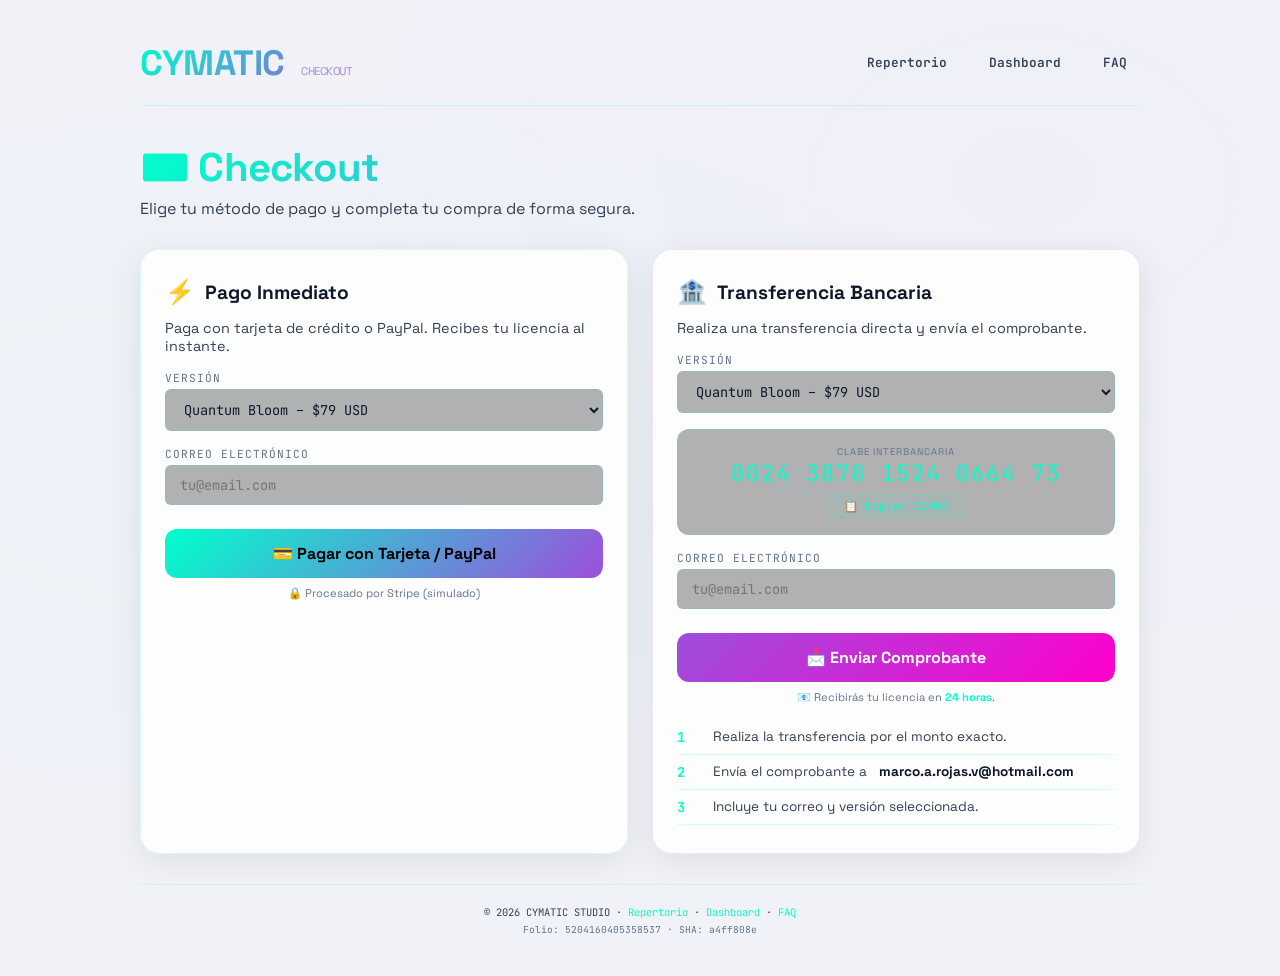
<file: checkout.html>
<!DOCTYPE html>
<html lang="es">
<head>
    <meta charset="UTF-8">
    <meta name="viewport" content="width=device-width, initial-scale=1.0">
    <meta name="folio" content="5204160405358537">
    <meta name="sha" content="a4ff808e">
    <meta name="trace" content="KRONOS-TRACE-PVA-5204160405358537-KRONOS-MT01JAAF">
    <title>CYMATIC STUDIO · Checkout</title>
    <link rel="preconnect" href="https://fonts.googleapis.com">
    <link rel="preconnect" href="https://fonts.gstatic.com" crossorigin>
    <link href="https://fonts.googleapis.com/css2?family=Space+Grotesk:wght@400;600;700;800;900&family=JetBrains+Mono:wght@400;600;700&display=swap" rel="stylesheet">
    <link rel="stylesheet" href="assets/css/global.css">
    <style>
        body {
            background: var(--bg-primary);
            color: var(--text-primary);
            font-family: var(--font-sans);
            min-height: 100vh;
            padding: 40px 20px;
            display: flex;
            justify-content: center;
            align-items: flex-start;
        }
        body::before {
            content: '';
            position: fixed;
            inset: 0;
            z-index: 0;
            background:
                radial-gradient(ellipse at 20% 50%, rgba(0, 255, 204, 0.02) 0%, transparent 60%),
                radial-gradient(ellipse at 80% 20%, rgba(168, 85, 247, 0.02) 0%, transparent 50%);
            pointer-events: none;
        }
        .checkout-container {
            max-width: 1000px;
            width: 100%;
            position: relative;
            z-index: 2;
        }
        .header {
            display: flex;
            justify-content: space-between;
            align-items: center;
            flex-wrap: wrap;
            gap: var(--space-md);
            margin-bottom: 40px;
            border-bottom: 1px solid var(--border-color);
            padding-bottom: 20px;
        }
        .logo {
            font-family: var(--font-sans);
            font-size: 2.2rem;
            font-weight: 900;
            background: linear-gradient(135deg, var(--accent-cyan), var(--accent-purple));
            -webkit-background-clip: text;
            -webkit-text-fill-color: transparent;
            letter-spacing: -0.5px;
        }
        .logo small {
            font-size: 0.7rem;
            font-weight: 400;
            -webkit-text-fill-color: rgba(255, 255, 255, 0.3);
            margin-left: 8px;
        }
        .nav-links {
            display: flex;
            gap: var(--space-md);
            flex-wrap: wrap;
        }
        .nav-links a {
            color: var(--text-secondary);
            font-family: var(--font-mono);
            font-size: 0.8rem;
            font-weight: 600;
            text-decoration: none;
            padding: 6px 12px;
            border-radius: var(--radius-sm);
            border: 1px solid transparent;
            transition: var(--transition-fast);
        }
        .nav-links a:hover {
            color: var(--accent-cyan);
            border-color: var(--border-hover);
            background: rgba(0, 255, 204, 0.02);
        }
        .checkout-grid {
            display: grid;
            grid-template-columns: 1fr 1fr;
            gap: 24px;
            margin-bottom: 30px;
        }
        .glass-card {
            background: var(--bg-card);
            backdrop-filter: blur(16px);
            border: 1px solid var(--border-color);
            border-radius: var(--radius-lg);
            padding: 28px 24px;
            box-shadow: var(--shadow-card);
            transition: var(--transition-med);
        }
        .glass-card:hover {
            border-color: var(--border-hover);
            box-shadow: var(--shadow-glow);
        }
        .glass-card h3 {
            font-size: 1.2rem;
            font-weight: 700;
            margin-bottom: 12px;
            display: flex;
            align-items: center;
            gap: 10px;
        }
        .glass-card h3 .icon {
            font-size: 1.5rem;
        }
        .form-group {
            margin-bottom: 16px;
        }
        .form-group label {
            display: block;
            font-size: 0.7rem;
            color: var(--text-tertiary);
            text-transform: uppercase;
            letter-spacing: 1px;
            font-family: var(--font-mono);
            margin-bottom: 4px;
        }
        .form-group select,
        .form-group input {
            width: 100%;
            padding: 10px 14px;
            background: rgba(0, 0, 0, 0.3);
            border: 1px solid var(--border-color);
            border-radius: var(--radius-sm);
            color: var(--text-primary);
            font-family: var(--font-mono);
            font-size: 0.85rem;
            transition: var(--transition-fast);
            outline: none;
        }
        .form-group select:focus,
        .form-group input:focus {
            border-color: var(--accent-cyan);
            box-shadow: 0 0 20px rgba(0, 255, 204, 0.02);
        }
        .clabe-box {
            background: rgba(0, 0, 0, 0.3);
            padding: 16px;
            border-radius: var(--radius-md);
            text-align: center;
            margin: 12px 0 16px;
            border: 1px solid var(--border-color);
        }
        .clabe-box .clabe {
            font-family: var(--font-mono);
            font-size: 1.4rem;
            color: var(--accent-cyan);
            letter-spacing: 2px;
            word-break: break-all;
        }
        .btn-copy {
            background: rgba(0, 255, 204, 0.05);
            border: 1px solid var(--border-color);
            color: var(--accent-cyan);
            padding: 4px 16px;
            border-radius: var(--radius-sm);
            cursor: pointer;
            font-family: var(--font-mono);
            font-size: 0.7rem;
            transition: var(--transition-fast);
            margin-top: 6px;
        }
        .btn-copy:hover {
            background: rgba(0, 255, 204, 0.08);
            border-color: var(--accent-cyan);
        }
        .btn-pay {
            width: 100%;
            padding: 14px;
            border: none;
            border-radius: var(--radius-md);
            font-weight: 700;
            font-size: 1rem;
            cursor: pointer;
            transition: var(--transition-fast);
            font-family: var(--font-sans);
            margin-top: 8px;
        }
        .btn-pay.primary {
            background: linear-gradient(135deg, var(--accent-cyan), var(--accent-purple));
            color: #000;
        }
        .btn-pay.primary:hover {
            transform: scale(1.02);
            box-shadow: 0 0 30px rgba(0, 255, 204, 0.2);
        }
        .btn-pay.secondary {
            background: linear-gradient(135deg, var(--accent-purple), var(--accent-magenta));
            color: #fff;
        }
        .btn-pay.secondary:hover {
            transform: scale(1.02);
            box-shadow: 0 0 30px rgba(168, 85, 247, 0.2);
        }
        .steps {
            margin-top: 16px;
        }
        .step {
            display: flex;
            gap: 12px;
            padding: 8px 0;
            border-bottom: 1px solid var(--border-color);
            font-size: 0.85rem;
            color: var(--text-secondary);
        }
        .step .num {
            font-family: var(--font-mono);
            color: var(--accent-cyan);
            font-weight: 700;
            min-width: 24px;
        }
        .footer {
            margin-top: 30px;
            padding-top: 20px;
            border-top: 1px solid var(--border-color);
            text-align: center;
            font-family: var(--font-mono);
            font-size: 0.65rem;
            color: var(--text-secondary);
        }
        .footer a {
            color: var(--accent-cyan);
            text-decoration: none;
        }
        @media (max-width: 768px) {
            .checkout-grid {
                grid-template-columns: 1fr;
            }
        }
    </style>
</head>
<body>

    <div class="checkout-container">

        <!-- HEADER -->
        <header class="header">
            <div class="logo">CYMATIC <small>CHECKOUT</small></div>
            <nav class="nav-links">
                <a href="index.html">Repertorio</a>
                <a href="dashboard.html">Dashboard</a>
                <a href="faq.html">FAQ</a>
            </nav>
        </header>

        <h1 style="font-size:2.5rem; font-weight:900; margin-bottom:8px; background:linear-gradient(135deg,var(--accent-cyan),var(--accent-purple)); -webkit-background-clip:text; -webkit-text-fill-color:transparent;">💳 Checkout</h1>
        <p style="color:var(--text-secondary); margin-bottom:30px;">Elige tu método de pago y completa tu compra de forma segura.</p>

        <!-- GRID DE PAGO -->
        <div class="checkout-grid">

            <!-- PAGO AUTOMATIZADO -->
            <div class="glass-card">
                <h3><span class="icon">⚡</span> Pago Inmediato</h3>
                <p style="color:var(--text-secondary); font-size:0.9rem; margin-bottom:16px;">Paga con tarjeta de crédito o PayPal. Recibes tu licencia al instante.</p>
                <div class="form-group">
                    <label>Versión</label>
                    <select id="versionSelect">
                        <option value="v3.0">Cymatic Core – $19 USD</option>
                        <option value="v8.0" selected>Quantum Bloom – $79 USD</option>
                        <option value="v15.0">Omni-Sensory – $249 USD</option>
                        <option value="v21.5">Singular Quantum – $499 USD</option>
                        <option value="v24">Quantum Core – $749 USD</option>
                    </select>
                </div>
                <div class="form-group">
                    <label>Correo electrónico</label>
                    <input type="email" id="emailAuto" placeholder="tu@email.com" required>
                </div>
                <button class="btn-pay primary" onclick="pagoAutomatizado()">💳 Pagar con Tarjeta / PayPal</button>
                <p style="font-size:0.7rem; color:var(--text-tertiary); margin-top:8px; text-align:center;">🔒 Procesado por Stripe (simulado)</p>
            </div>

            <!-- PAGO POR TRANSFERENCIA -->
            <div class="glass-card" style="border-color:rgba(168,85,247,0.15);">
                <h3><span class="icon">🏦</span> Transferencia Bancaria</h3>
                <p style="color:var(--text-secondary); font-size:0.9rem; margin-bottom:16px;">Realiza una transferencia directa y envía el comprobante.</p>
                <div class="form-group">
                    <label>Versión</label>
                    <select id="versionManual">
                        <option value="v3.0">Cymatic Core – $19 USD</option>
                        <option value="v8.0" selected>Quantum Bloom – $79 USD</option>
                        <option value="v15.0">Omni-Sensory – $249 USD</option>
                        <option value="v21.5">Singular Quantum – $499 USD</option>
                        <option value="v24">Quantum Core – $749 USD</option>
                    </select>
                </div>
                <div class="clabe-box">
                    <div style="font-size:0.6rem; color:var(--text-tertiary); text-transform:uppercase; letter-spacing:1px;">CLABE Interbancaria</div>
                    <div class="clabe" id="clabeDisplay">0024 3870 1524 0664 73</div>
                    <button class="btn-copy" onclick="copiarCLABE()">📋 Copiar CLABE</button>
                </div>
                <div class="form-group">
                    <label>Correo electrónico</label>
                    <input type="email" id="emailManual" placeholder="tu@email.com" required>
                </div>
                <button class="btn-pay secondary" onclick="pagoManual()">📩 Enviar Comprobante</button>
                <p style="font-size:0.7rem; color:var(--text-tertiary); margin-top:8px; text-align:center;">📧 Recibirás tu licencia en <strong style="color:var(--accent-cyan);">24 horas</strong>.</p>
                <div class="steps">
                    <div class="step"><span class="num">1</span> Realiza la transferencia por el monto exacto.</div>
                    <div class="step"><span class="num">2</span> Envía el comprobante a <strong style="color:var(--text-primary);">marco.a.rojas.v@hotmail.com</strong></div>
                    <div class="step"><span class="num">3</span> Incluye tu correo y versión seleccionada.</div>
                </div>
            </div>

        </div>

        <!-- FOOTER -->
        <footer class="footer">
            <p>© 2026 CYMATIC STUDIO · <a href="index.html">Repertorio</a> · <a href="dashboard.html">Dashboard</a> · <a href="faq.html">FAQ</a></p>
            <div style="margin-top:4px; font-size:0.6rem; color:var(--text-tertiary);">Folio: 5204160405358537 · SHA: a4ff808e</div>
        </footer>

    </div>

    <script>
        // ===== FUNCIONES DE PAGO =====

        function copiarCLABE() {
            const clabe = document.getElementById('clabeDisplay').textContent.replace(/\s/g, '');
            navigator.clipboard.writeText(clabe).then(() => {
                const btn = document.querySelector('.btn-copy');
                btn.textContent = '✅ Copiado';
                setTimeout(() => btn.textContent = '📋 Copiar CLABE', 2500);
            }).catch(() => {
                const ta = document.createElement('textarea');
                ta.value = clabe;
                document.body.appendChild(ta);
                ta.select();
                document.execCommand('copy');
                document.body.removeChild(ta);
            });
        }
        window.copiarCLABE = copiarCLABE;

        function pagoAutomatizado() {
            const version = document.getElementById('versionSelect').value;
            const email = document.getElementById('emailAuto').value.trim();
            if (!email) { alert('Por favor, ingresa tu correo electrónico.'); return; }
            if (!email.includes('@')) { alert('Correo inválido. Intenta de nuevo.'); return; }
            alert(`🔒 Redirigiendo a Stripe para la versión ${version}...\n📧 La licencia será enviada a: ${email}`);
            // Simular redirección a dashboard con licencia generada
            const licencia = 'CYMATIC-PRO-' + version.toUpperCase() + '-' + Date.now().toString(36).toUpperCase();
            window.location.href = 'dashboard.html?licencia=' + licencia;
        }
        window.pagoAutomatizado = pagoAutomatizado;

        function pagoManual() {
            const version = document.getElementById('versionManual').value;
            const email = document.getElementById('emailManual').value.trim();
            if (!email) { alert('Por favor, ingresa tu correo electrónico.'); return; }
            if (!email.includes('@')) { alert('Correo inválido.'); return; }
            alert(`📩 Comprobante enviado para la versión ${version}.\n📧 Revisaremos tu pago en: ${email}\n⏳ Recibirás tu licencia en 24 horas.`);
            const licencia = 'CYMATIC-PRO-' + version.toUpperCase() + '-' + Date.now().toString(36).toUpperCase();
            window.location.href = 'dashboard.html?licencia=' + licencia;
        }
        window.pagoManual = pagoManual;

        // ===== CARGAR VERSIÓN DESDE URL (opcional) =====
        (function() {
            const params = new URLSearchParams(window.location.search);
            const version = params.get('version');
            if (version) {
                const selects = document.querySelectorAll('select');
                selects.forEach(sel => {
                    for (let opt of sel.options) {
                        if (opt.value === version) { opt.selected = true; break; }
                    }
                });
            }
        })();
    </script>

</body>
</html>
</file>
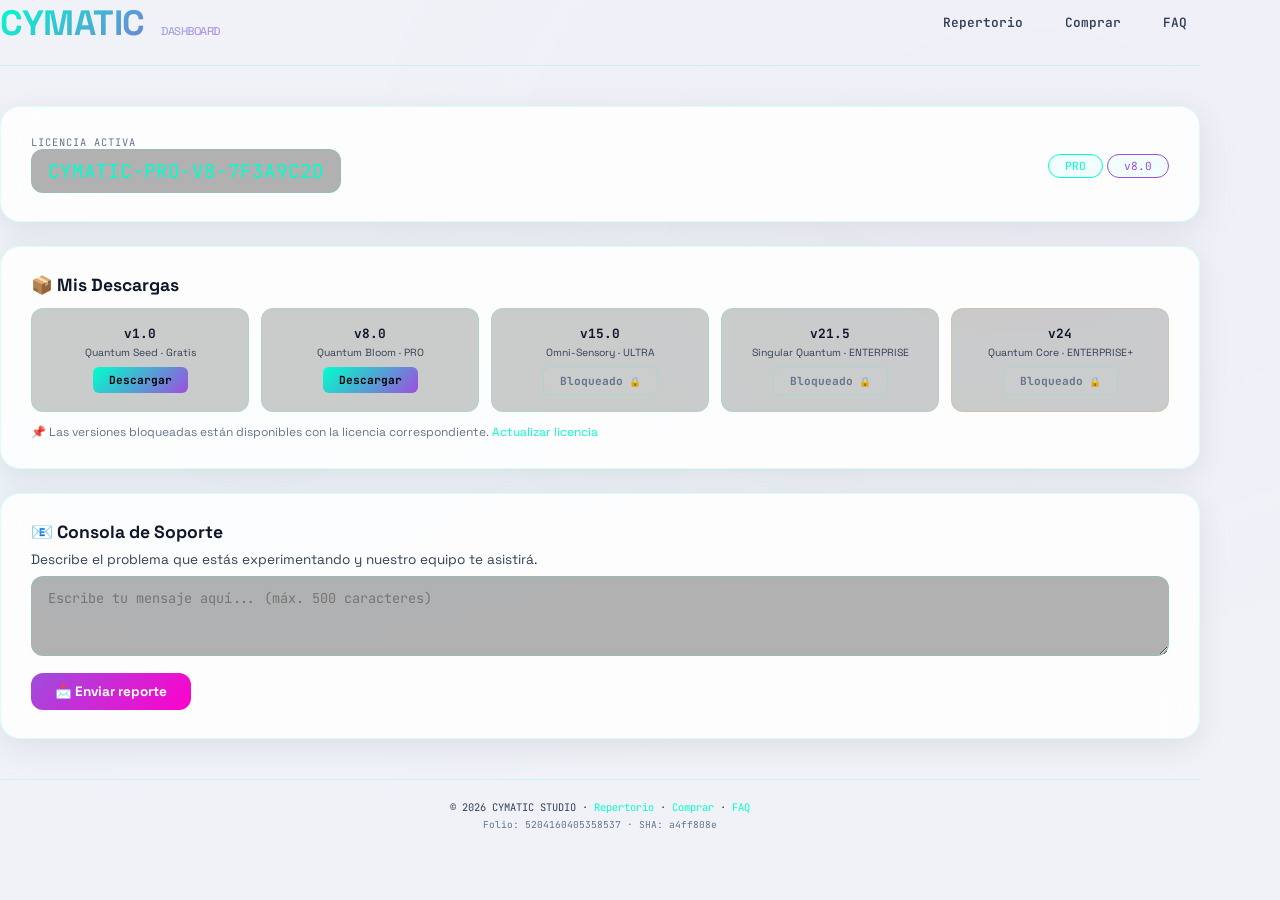
<file: dashboard.html>
<!DOCTYPE html>
<html lang="es">
<head>
    <meta charset="UTF-8">
    <meta name="viewport" content="width=device-width, initial-scale=1.0">
    <meta name="folio" content="5204160405358537">
    <meta name="sha" content="a4ff808e">
    <meta name="trace" content="KRONOS-TRACE-PVA-5204160405358537-KRONOS-MT01JAAF">
    <title>CYMATIC STUDIO · Dashboard</title>
    <link rel="preconnect" href="https://fonts.googleapis.com">
    <link rel="preconnect" href="https://fonts.gstatic.com" crossorigin>
    <link href="https://fonts.googleapis.com/css2?family=Space+Grotesk:wght@400;600;700;800;900&family=JetBrains+Mono:wght@400;600;700&display=swap" rel="stylesheet">
    <link rel="stylesheet" href="assets/css/global.css">
    <style>
        <!-- SECCIÓN DE SEGURIDAD -->
<div class="glass-card">
    <h3 style="font-size:1.1rem; font-weight:700; margin-bottom:8px;">🔐 Integridad Criptográfica</h3>
    <div style="display:flex; flex-direction:column; gap:8px;">
        <div>
            <span style="font-size:0.65rem; color:var(--text-tertiary); text-transform:uppercase;">SHA-256 del archivo actual</span>
            <div style="font-family:var(--font-mono); font-size:0.75rem; color:var(--accent-cyan); word-break:break-all; background:rgba(0,0,0,0.2); padding:8px 12px; border-radius:var(--radius-sm); margin-top:4px;" id="fileHash">Calculando...</div>
        </div>
        <button class="btn-download" onclick="verificarIntegridad()" style="background:linear-gradient(135deg,var(--accent-cyan),var(--accent-purple)); color:#000; border:none; padding:8px; border-radius:var(--radius-sm); cursor:pointer; font-weight:700;">🔍 Verificar Integridad</button>
        <div id="integrityResult" style="font-size:0.8rem; margin-top:4px;"></div>
    </div>
</div>
        body {
            background: var(--bg-primary);
            color: var(--text-primary);
            font-family: var(--font-sans);
            min-height: 100vh;
            padding: 40px 20px;
            display: flex;
            justify-content: center;
            align-items: flex-start;
        }
        .dashboard-container {
            max-width: 1200px;
            width: 100%;
            position: relative;
            z-index: 2;
        }
        body::before {
            content: '';
            position: fixed;
            inset: 0;
            z-index: 0;
            background:
                radial-gradient(ellipse at 20% 50%, rgba(0, 255, 204, 0.02) 0%, transparent 60%),
                radial-gradient(ellipse at 80% 20%, rgba(168, 85, 247, 0.02) 0%, transparent 50%);
            pointer-events: none;
        }
        .header {
            display: flex;
            justify-content: space-between;
            align-items: center;
            flex-wrap: wrap;
            gap: var(--space-md);
            margin-bottom: 40px;
            border-bottom: 1px solid var(--border-color);
            padding-bottom: 20px;
        }
        .logo {
            font-family: var(--font-sans);
            font-size: 2.2rem;
            font-weight: 900;
            background: linear-gradient(135deg, var(--accent-cyan), var(--accent-purple));
            -webkit-background-clip: text;
            -webkit-text-fill-color: transparent;
            letter-spacing: -0.5px;
        }
        .logo small {
            font-size: 0.7rem;
            font-weight: 400;
            -webkit-text-fill-color: rgba(255, 255, 255, 0.3);
            margin-left: 8px;
        }
        .nav-links {
            display: flex;
            gap: var(--space-md);
            flex-wrap: wrap;
        }
        .nav-links a {
            color: var(--text-secondary);
            font-family: var(--font-mono);
            font-size: 0.8rem;
            font-weight: 600;
            text-decoration: none;
            padding: 6px 12px;
            border-radius: var(--radius-sm);
            border: 1px solid transparent;
            transition: var(--transition-fast);
        }
        .nav-links a:hover {
            color: var(--accent-cyan);
            border-color: var(--border-hover);
            background: rgba(0, 255, 204, 0.02);
        }
        .glass-card {
            background: var(--bg-card);
            backdrop-filter: blur(16px);
            border: 1px solid var(--border-color);
            border-radius: var(--radius-lg);
            padding: 28px 30px;
            box-shadow: var(--shadow-card);
            margin-bottom: 24px;
            transition: var(--transition-med);
        }
        .glass-card:hover {
            border-color: var(--border-hover);
            box-shadow: var(--shadow-glow);
        }
        .license-info {
            display: flex;
            justify-content: space-between;
            align-items: center;
            flex-wrap: wrap;
            gap: 16px;
        }
        .license-key {
            font-family: var(--font-mono);
            font-size: 1.2rem;
            color: var(--accent-cyan);
            background: rgba(0, 0, 0, 0.3);
            padding: 8px 16px;
            border-radius: var(--radius-md);
            border: 1px solid var(--border-color);
            word-break: break-all;
        }
        .license-badge {
            font-family: var(--font-mono);
            font-size: 0.7rem;
            padding: 4px 16px;
            border-radius: 40px;
            background: rgba(0, 255, 204, 0.05);
            border: 1px solid var(--accent-cyan);
            color: var(--accent-cyan);
        }
        .download-grid {
            display: grid;
            grid-template-columns: repeat(auto-fit, minmax(160px, 1fr));
            gap: 12px;
            margin-top: 12px;
        }
        .download-item {
            background: rgba(0, 0, 0, 0.2);
            border-radius: var(--radius-md);
            padding: 16px;
            text-align: center;
            border: 1px solid var(--border-color);
            transition: var(--transition-fast);
        }
        .download-item:hover {
            border-color: var(--border-hover);
        }
        .download-item .version-label {
            font-family: var(--font-mono);
            font-size: 0.8rem;
            font-weight: 700;
            color: var(--text-primary);
        }
        .download-item .version-desc {
            font-size: 0.65rem;
            color: var(--text-secondary);
            margin: 4px 0 8px;
        }
        .btn-download {
            padding: 6px 16px;
            background: linear-gradient(135deg, var(--accent-cyan), var(--accent-purple));
            border: none;
            border-radius: var(--radius-sm);
            color: #000;
            font-weight: 700;
            font-size: 0.7rem;
            cursor: pointer;
            transition: var(--transition-fast);
            text-decoration: none;
            display: inline-block;
            font-family: var(--font-mono);
        }
        .btn-download:hover {
            transform: scale(1.03);
            box-shadow: 0 0 20px rgba(0, 255, 204, 0.2);
        }
        .btn-download.locked {
            background: rgba(255, 255, 255, 0.03);
            color: var(--text-tertiary);
            cursor: not-allowed;
            border: 1px solid var(--border-color);
            pointer-events: none;
        }
        .btn-download.locked::after {
            content: ' 🔒';
            font-size: 0.6rem;
        }
        .support-area textarea {
            width: 100%;
            padding: 12px 16px;
            background: rgba(0, 0, 0, 0.3);
            border: 1px solid var(--border-color);
            border-radius: var(--radius-md);
            color: var(--text-primary);
            font-family: var(--font-mono);
            font-size: 0.85rem;
            resize: vertical;
            min-height: 80px;
            transition: var(--transition-fast);
        }
        .support-area textarea:focus {
            outline: none;
            border-color: var(--accent-cyan);
            box-shadow: 0 0 20px rgba(0, 255, 204, 0.02);
        }
        .btn-support {
            margin-top: 12px;
            padding: 10px 24px;
            background: linear-gradient(135deg, var(--accent-purple), var(--accent-magenta));
            border: none;
            border-radius: var(--radius-md);
            color: #fff;
            font-weight: 700;
            font-size: 0.85rem;
            cursor: pointer;
            transition: var(--transition-fast);
            font-family: var(--font-sans);
        }
        .btn-support:hover {
            transform: scale(1.02);
            box-shadow: 0 0 25px rgba(168, 85, 247, 0.2);
        }
        .footer {
            margin-top: 40px;
            padding-top: 20px;
            border-top: 1px solid var(--border-color);
            text-align: center;
            font-family: var(--font-mono);
            font-size: 0.65rem;
            color: var(--text-secondary);
        }
        .footer a {
            color: var(--accent-cyan);
            text-decoration: none;
        }
        .footer a:hover {
            text-decoration: underline;
        }
        @media (max-width: 768px) {
            .license-info {
                flex-direction: column;
                align-items: stretch;
            }
            .download-grid {
                grid-template-columns: 1fr 1fr;
            }
        }
        @media (max-width: 480px) {
            .download-grid {
                grid-template-columns: 1fr;
            }
        }
    </style>
</head>
<body>

    <div class="dashboard-container">

        <!-- HEADER -->
        <header class="header">
            <div class="logo">CYMATIC <small>DASHBOARD</small></div>
            <nav class="nav-links">
                <a href="index.html">Repertorio</a>
                <a href="checkout.html">Comprar</a>
                <a href="faq.html">FAQ</a>
            </nav>
        </header>

        <!-- LICENCIA ACTIVA -->
        <div class="glass-card">
            <div class="license-info">
                <div>
                    <div style="font-size:0.65rem; color:var(--text-tertiary); text-transform:uppercase; letter-spacing:1px; font-family:var(--font-mono);">Licencia activa</div>
                    <div class="license-key" id="licenseDisplay">CYMATIC-PRO-V8-7F3A9C2D</div>
                </div>
                <div>
                    <span class="license-badge" id="licenseTier">PRO</span>
                    <span class="license-badge" style="border-color:var(--accent-purple); color:var(--accent-purple);" id="licenseVersion">v8.0</span>
                </div>
            </div>
        </div>

        <!-- DESCARGA DE VERSIONES -->
        <div class="glass-card">
            <h3 style="font-size:1.1rem; font-weight:700; margin-bottom:8px;">📦 Mis Descargas</h3>
            <div class="download-grid">
                <div class="download-item">
                    <div class="version-label">v1.0</div>
                    <div class="version-desc">Quantum Seed · Gratis</div>
                    <a href="versions/cymatic_v1.0.html" class="btn-download" target="_blank">Descargar</a>
                </div>
                <div class="download-item">
                    <div class="version-label">v8.0</div>
                    <div class="version-desc">Quantum Bloom · PRO</div>
                    <a href="versions/cymatic_v8.0.html" class="btn-download" target="_blank">Descargar</a>
                </div>
                <div class="download-item">
                    <div class="version-label">v15.0</div>
                    <div class="version-desc">Omni-Sensory · ULTRA</div>
                    <button class="btn-download locked">Bloqueado</button>
                </div>
                <div class="download-item">
                    <div class="version-label">v21.5</div>
                    <div class="version-desc">Singular Quantum · ENTERPRISE</div>
                    <button class="btn-download locked">Bloqueado</button>
                </div>
                <div class="download-item" style="border-color:rgba(240,160,48,0.2);">
                    <div class="version-label">v24</div>
                    <div class="version-desc">Quantum Core · ENTERPRISE+</div>
                    <button class="btn-download locked">Bloqueado</button>
                </div>
            </div>
            <p style="color:var(--text-tertiary); font-size:0.75rem; margin-top:12px;">📌 Las versiones bloqueadas están disponibles con la licencia correspondiente. <a href="checkout.html" style="color:var(--accent-cyan);">Actualizar licencia</a></p>
        </div>

        <!-- SOPORTE -->
        <div class="glass-card support-area">
            <h3 style="font-size:1.1rem; font-weight:700; margin-bottom:8px;">📧 Consola de Soporte</h3>
            <p style="color:var(--text-secondary); font-size:0.85rem; margin-bottom:8px;">Describe el problema que estás experimentando y nuestro equipo te asistirá.</p>
            <textarea placeholder="Escribe tu mensaje aquí... (máx. 500 caracteres)" maxlength="500"></textarea>
            <button class="btn-support" onclick="enviarReporte()">📩 Enviar reporte</button>
        </div>

        <!-- FOOTER -->
        <footer class="footer">
            <p>© 2026 CYMATIC STUDIO · <a href="index.html">Repertorio</a> · <a href="checkout.html">Comprar</a> · <a href="faq.html">FAQ</a></p>
            <div style="margin-top:4px; font-size:0.6rem; color:var(--text-tertiary);">Folio: 5204160405358537 · SHA: a4ff808e</div>
        </footer>

    </div>

    <script>
        // Simulación de licencia desde URL o localStorage
        (function() {
            const params = new URLSearchParams(window.location.search);
            let lic = params.get('licencia') || localStorage.getItem('cymatic_licencia') || 'CYMATIC-PRO-V8-7F3A9C2D';
            document.getElementById('licenseDisplay').textContent = lic;
            localStorage.setItem('cymatic_licencia', lic);

            // Extraer tier y versión (simulado)
            let tier = 'PRO', version = 'v8.0';
            if (lic.startsWith('CYMATIC-ULTRA')) { tier = 'ULTRA'; version = 'v15.0'; }
            else if (lic.startsWith('CYMATIC-ENT')) { tier = 'ENTERPRISE'; version = 'v21.5'; }
            else if (lic.startsWith('CYMATIC-PERS')) { tier = 'PERSONAL'; version = 'v3.0'; }
            document.getElementById('licenseTier').textContent = tier;
            document.getElementById('licenseVersion').textContent = version;
        })();

        function enviarReporte() {
            const textarea = document.querySelector('.support-area textarea');
            const msg = textarea.value.trim();
            if (!msg) {
                alert('Por favor, escribe un mensaje antes de enviar.');
                return;
            }
            alert('✅ Reporte enviado correctamente.\n\nNuestro equipo te responderá en menos de 24 horas.\n\nMensaje: ' + msg);
            textarea.value = '';
            // Aquí se podría integrar con un backend real
        }
        window.enviarReporte = enviarReporte;
    </script>

</body>
</html>
</file>
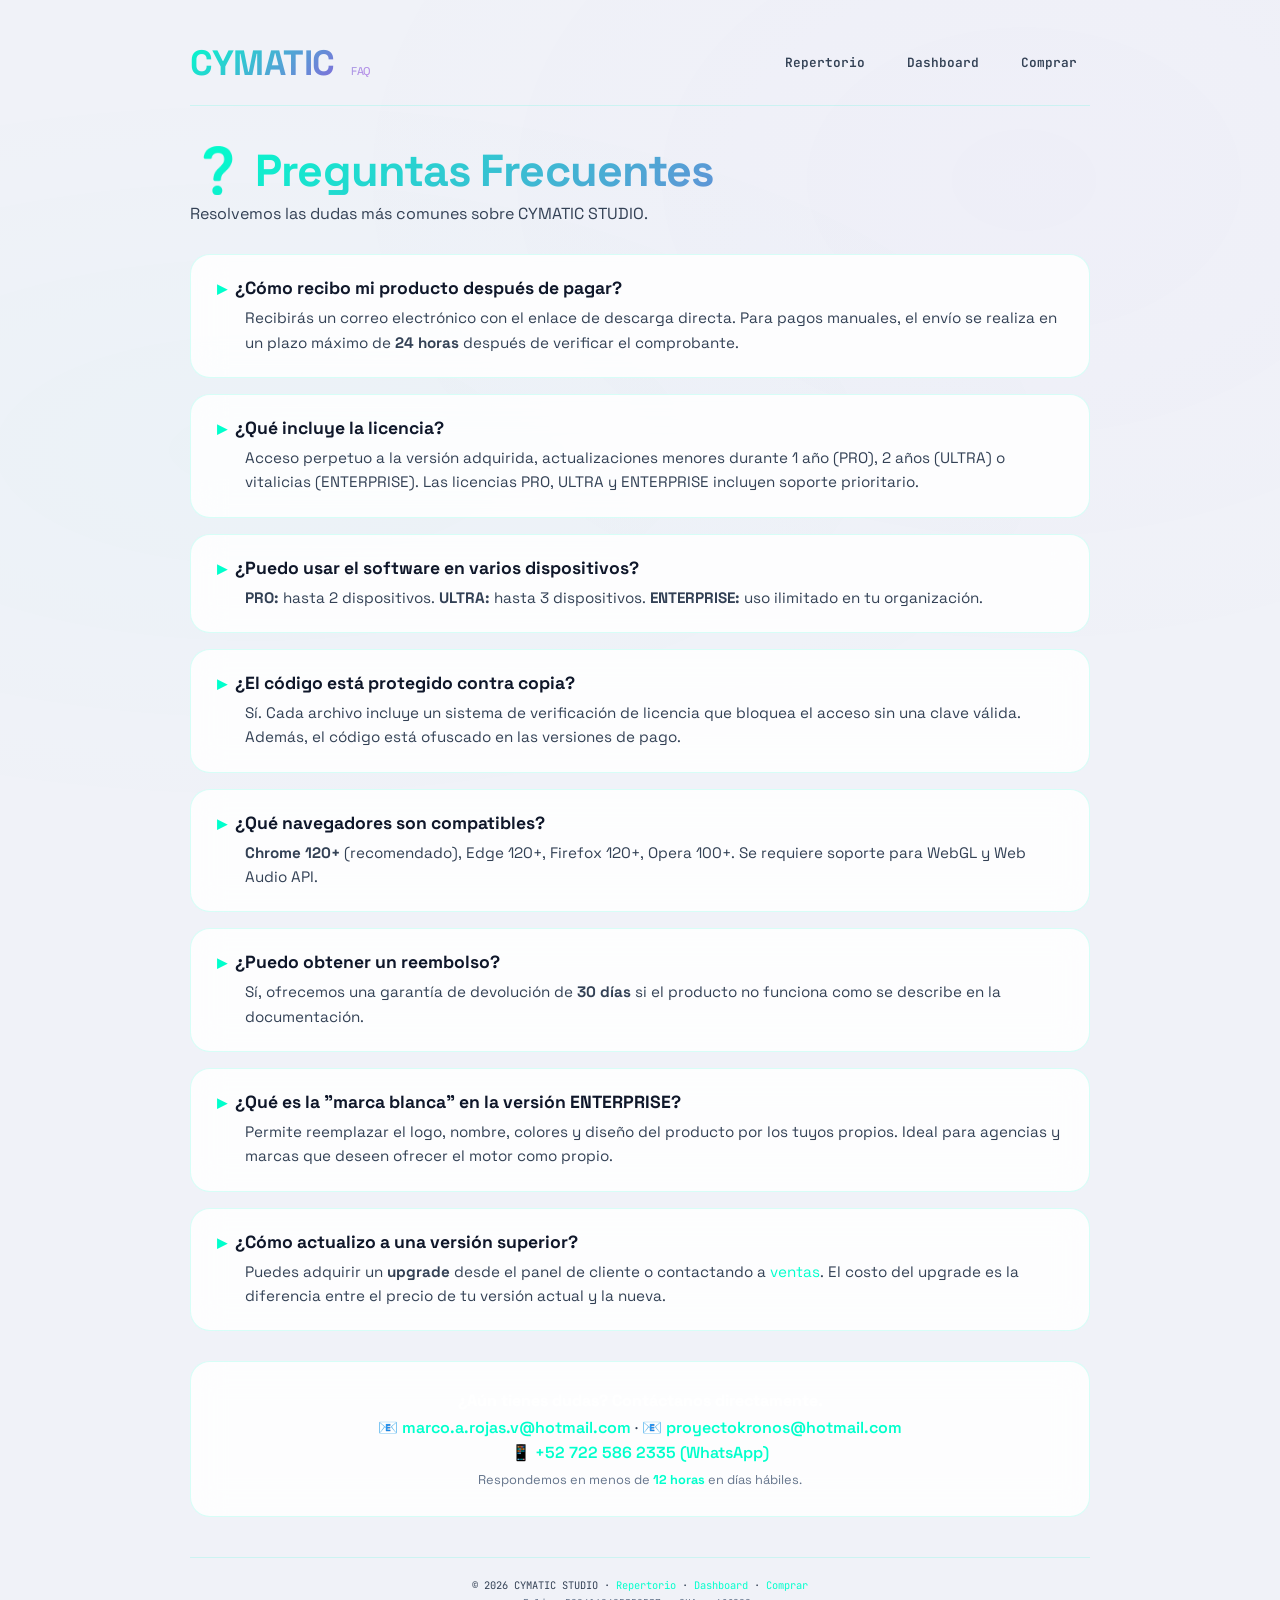
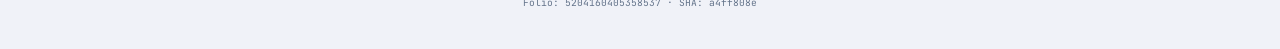
<file: faq.html>
<!DOCTYPE html>
<html lang="es">
<head>
    <meta charset="UTF-8">
    <meta name="viewport" content="width=device-width, initial-scale=1.0">
    <meta name="folio" content="5204160405358537">
    <meta name="sha" content="a4ff808e">
    <meta name="trace" content="KRONOS-TRACE-PVA-5204160405358537-KRONOS-MT01JAAF">
    <title>CYMATIC STUDIO · FAQ</title>
    <link rel="preconnect" href="https://fonts.googleapis.com">
    <link rel="preconnect" href="https://fonts.gstatic.com" crossorigin>
    <link href="https://fonts.googleapis.com/css2?family=Space+Grotesk:wght@400;600;700;800;900&family=JetBrains+Mono:wght@400;600;700&display=swap" rel="stylesheet">
    <link rel="stylesheet" href="assets/css/global.css">
    <style>
        body {
            background: var(--bg-primary);
            color: var(--text-primary);
            font-family: var(--font-sans);
            min-height: 100vh;
            padding: 40px 20px;
            display: flex;
            justify-content: center;
            align-items: flex-start;
        }
        body::before {
            content: '';
            position: fixed;
            inset: 0;
            z-index: 0;
            background:
                radial-gradient(ellipse at 20% 50%, rgba(0, 255, 204, 0.02) 0%, transparent 60%),
                radial-gradient(ellipse at 80% 20%, rgba(168, 85, 247, 0.02) 0%, transparent 50%);
            pointer-events: none;
        }
        .faq-container {
            max-width: 900px;
            width: 100%;
            position: relative;
            z-index: 2;
        }
        .header {
            display: flex;
            justify-content: space-between;
            align-items: center;
            flex-wrap: wrap;
            gap: var(--space-md);
            margin-bottom: 40px;
            border-bottom: 1px solid var(--border-color);
            padding-bottom: 20px;
        }
        .logo {
            font-family: var(--font-sans);
            font-size: 2.2rem;
            font-weight: 900;
            background: linear-gradient(135deg, var(--accent-cyan), var(--accent-purple));
            -webkit-background-clip: text;
            -webkit-text-fill-color: transparent;
            letter-spacing: -0.5px;
        }
        .logo small {
            font-size: 0.7rem;
            font-weight: 400;
            -webkit-text-fill-color: rgba(255, 255, 255, 0.3);
            margin-left: 8px;
        }
        .nav-links {
            display: flex;
            gap: var(--space-md);
            flex-wrap: wrap;
        }
        .nav-links a {
            color: var(--text-secondary);
            font-family: var(--font-mono);
            font-size: 0.8rem;
            font-weight: 600;
            text-decoration: none;
            padding: 6px 12px;
            border-radius: var(--radius-sm);
            border: 1px solid transparent;
            transition: var(--transition-fast);
        }
        .nav-links a:hover {
            color: var(--accent-cyan);
            border-color: var(--border-hover);
            background: rgba(0, 255, 204, 0.02);
        }
        .faq-item {
            background: var(--bg-card);
            backdrop-filter: blur(16px);
            border: 1px solid var(--border-color);
            border-radius: var(--radius-lg);
            padding: 22px 26px;
            margin-bottom: 16px;
            transition: var(--transition-med);
        }
        .faq-item:hover {
            border-color: var(--border-hover);
            box-shadow: var(--shadow-glow);
        }
        .faq-item h3 {
            font-size: 1.1rem;
            font-weight: 700;
            margin-bottom: 6px;
            color: var(--text-primary);
            display: flex;
            align-items: center;
            gap: 8px;
        }
        .faq-item h3::before {
            content: '▸';
            color: var(--accent-cyan);
            font-size: 1.2rem;
        }
        .faq-item p {
            color: var(--text-secondary);
            line-height: 1.6;
            font-size: 0.95rem;
            padding-left: 28px;
        }
        .faq-item code {
            background: rgba(0, 0, 0, 0.3);
            padding: 2px 8px;
            border-radius: var(--radius-sm);
            font-family: var(--font-mono);
            font-size: 0.8rem;
            color: var(--accent-cyan);
        }
        .contact-box {
            margin-top: 30px;
            padding: 28px;
            background: var(--bg-card);
            border-radius: var(--radius-lg);
            border: 1px solid var(--border-color);
            text-align: center;
            backdrop-filter: blur(16px);
            transition: var(--transition-med);
        }
        .contact-box:hover {
            border-color: var(--border-hover);
            box-shadow: var(--shadow-glow);
        }
        .contact-box a {
            color: var(--accent-cyan);
            text-decoration: none;
            font-weight: 600;
        }
        .contact-box a:hover {
            text-decoration: underline;
        }
        .footer {
            margin-top: 40px;
            padding-top: 20px;
            border-top: 1px solid var(--border-color);
            text-align: center;
            font-family: var(--font-mono);
            font-size: 0.65rem;
            color: var(--text-secondary);
        }
        .footer a {
            color: var(--accent-cyan);
            text-decoration: none;
        }
        .footer a:hover {
            text-decoration: underline;
        }
        @media (max-width: 768px) {
            .faq-item h3::before {
                display: none;
            }
            .faq-item p {
                padding-left: 0;
            }
        }
    </style>
</head>
<body>

    <div class="faq-container">

        <!-- HEADER -->
        <header class="header">
            <div class="logo">CYMATIC <small>FAQ</small></div>
            <nav class="nav-links">
                <a href="index.html">Repertorio</a>
                <a href="dashboard.html">Dashboard</a>
                <a href="checkout.html">Comprar</a>
            </nav>
        </header>

        <h1 style="font-size:2.8rem; font-weight:900; margin-bottom:8px; background:linear-gradient(135deg,var(--accent-cyan),var(--accent-purple)); -webkit-background-clip:text; -webkit-text-fill-color:transparent;">❓ Preguntas Frecuentes</h1>
        <p style="color:var(--text-secondary); margin-bottom:30px;">Resolvemos las dudas más comunes sobre CYMATIC STUDIO.</p>

        <!-- FAQ ITEMS -->
        <div class="faq-item">
            <h3>¿Cómo recibo mi producto después de pagar?</h3>
            <p>Recibirás un correo electrónico con el enlace de descarga directa. Para pagos manuales, el envío se realiza en un plazo máximo de <strong>24 horas</strong> después de verificar el comprobante.</p>
        </div>

        <div class="faq-item">
            <h3>¿Qué incluye la licencia?</h3>
            <p>Acceso perpetuo a la versión adquirida, actualizaciones menores durante 1 año (PRO), 2 años (ULTRA) o vitalicias (ENTERPRISE). Las licencias PRO, ULTRA y ENTERPRISE incluyen soporte prioritario.</p>
        </div>

        <div class="faq-item">
            <h3>¿Puedo usar el software en varios dispositivos?</h3>
            <p><strong>PRO:</strong> hasta 2 dispositivos. <strong>ULTRA:</strong> hasta 3 dispositivos. <strong>ENTERPRISE:</strong> uso ilimitado en tu organización.</p>
        </div>

        <div class="faq-item">
            <h3>¿El código está protegido contra copia?</h3>
            <p>Sí. Cada archivo incluye un sistema de verificación de licencia que bloquea el acceso sin una clave válida. Además, el código está ofuscado en las versiones de pago.</p>
        </div>

        <div class="faq-item">
            <h3>¿Qué navegadores son compatibles?</h3>
            <p><strong>Chrome 120+</strong> (recomendado), Edge 120+, Firefox 120+, Opera 100+. Se requiere soporte para WebGL y Web Audio API.</p>
        </div>

        <div class="faq-item">
            <h3>¿Puedo obtener un reembolso?</h3>
            <p>Sí, ofrecemos una garantía de devolución de <strong>30 días</strong> si el producto no funciona como se describe en la documentación.</p>
        </div>

        <div class="faq-item">
            <h3>¿Qué es la "marca blanca" en la versión ENTERPRISE?</h3>
            <p>Permite reemplazar el logo, nombre, colores y diseño del producto por los tuyos propios. Ideal para agencias y marcas que deseen ofrecer el motor como propio.</p>
        </div>

        <div class="faq-item">
            <h3>¿Cómo actualizo a una versión superior?</h3>
            <p>Puedes adquirir un <strong>upgrade</strong> desde el panel de cliente o contactando a <a href="mailto:marco.a.rojas.v@hotmail.com" style="color:var(--accent-cyan);">ventas</a>. El costo del upgrade es la diferencia entre el precio de tu versión actual y la nueva.</p>
        </div>

        <!-- CONTACTO -->
        <div class="contact-box">
            <p><strong style="color:#fff;">¿Aún tienes dudas? Contáctanos directamente.</strong></p>
            <p style="color:var(--text-secondary); margin-top:6px;">
                📧 <a href="mailto:marco.a.rojas.v@hotmail.com">marco.a.rojas.v@hotmail.com</a> ·
                📧 <a href="mailto:proyectokronos@hotmail.com">proyectokronos@hotmail.com</a>
            </p>
            <p style="color:var(--text-secondary); margin-top:4px;">
                📱 <a href="https://wa.me/527225862335" target="_blank">+52 722 586 2335 (WhatsApp)</a>
            </p>
            <p style="color:var(--text-tertiary); font-size:0.8rem; margin-top:8px;">
                Respondemos en menos de <strong style="color:var(--accent-cyan);">12 horas</strong> en días hábiles.
            </p>
        </div>

        <!-- FOOTER -->
        <footer class="footer">
            <p>© 2026 CYMATIC STUDIO · <a href="index.html">Repertorio</a> · <a href="dashboard.html">Dashboard</a> · <a href="checkout.html">Comprar</a></p>
            <div style="margin-top:4px; font-size:0.6rem; color:var(--text-tertiary);">Folio: 5204160405358537 · SHA: a4ff808e</div>
        </footer>

    </div>

</body>
</html>
</file>
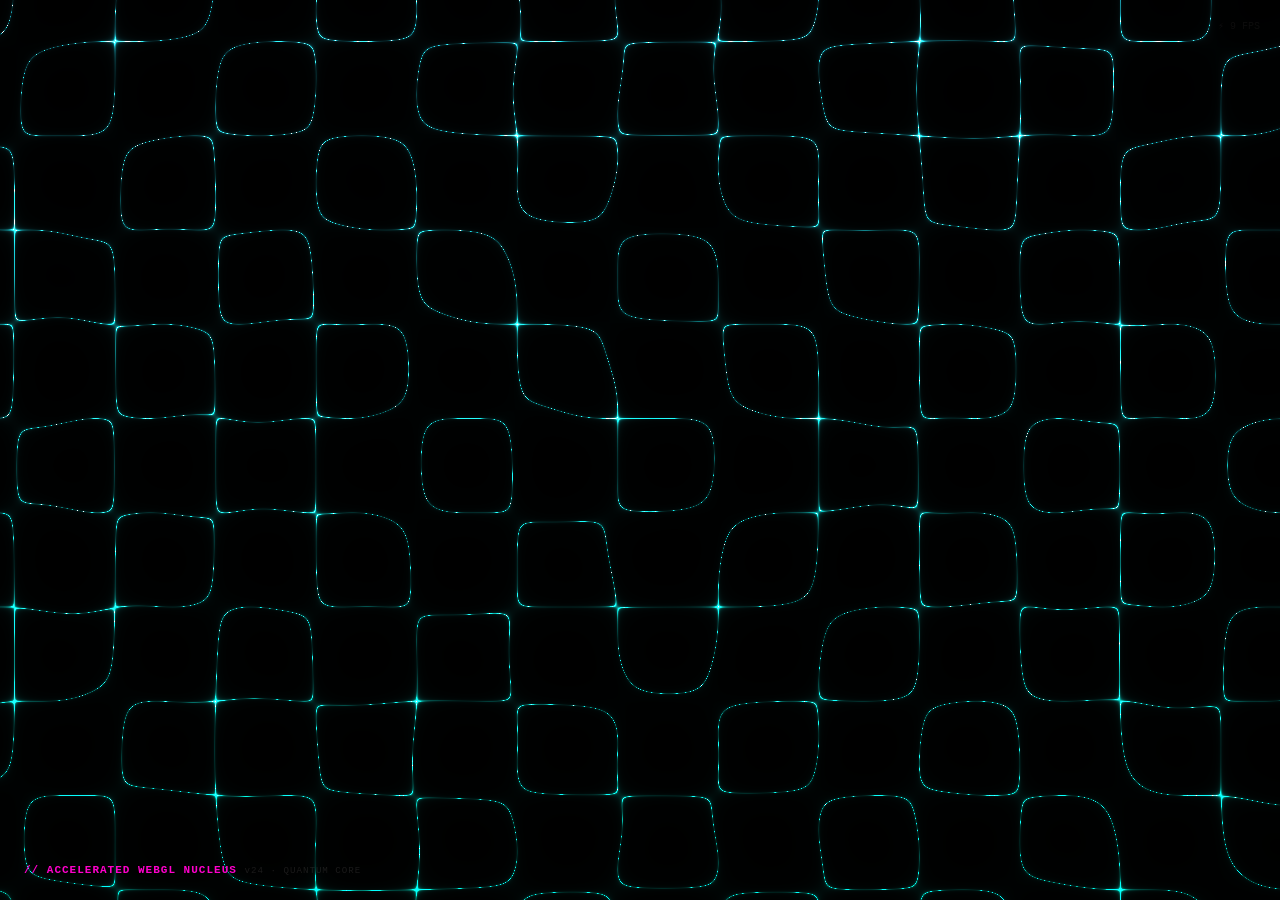
<file: versions/cymatic_v24.html>
<!DOCTYPE html>
<html lang="es">
<head>
    <meta charset="UTF-8">
    <meta name="viewport" content="width=device-width, initial-scale=1.0">
    <meta name="folio" content="5204160405358537">
    <meta name="sha" content="a4ff808e">
    <meta name="trace" content="KRONOS-TRACE-PVA-5204160405358537-KRONOS-MT01JAAF">
    <title>CYMATIC STUDIO v24 · Quantum Core (WebGL)</title>
    <style>
        body,
        html {
            margin: 0;
            padding: 0;
            overflow: hidden;
            background: #000;
            width: 100%;
            height: 100%;
        }
        canvas {
            display: block;
            width: 100vw;
            height: 100vh;
        }
        .overlay-tag {
            position: fixed;
            bottom: 24px;
            left: 24px;
            color: #ff00cc;
            font-family: 'Courier New', monospace;
            font-size: 11px;
            font-weight: 700;
            letter-spacing: 1px;
            pointer-events: none;
            text-shadow: 0 0 20px rgba(255, 0, 204, 0.1);
            z-index: 10;
        }
        .overlay-tag small {
            color: rgba(255, 255, 255, 0.1);
            font-weight: 400;
        }
        .fps {
            position: fixed;
            top: 20px;
            right: 20px;
            color: rgba(255, 255, 255, 0.05);
            font-family: 'Courier New', monospace;
            font-size: 10px;
            z-index: 10;
            pointer-events: none;
        }
    </style>
</head>
<body>
    <div class="overlay-tag">// ACCELERATED WEBGL NUCLEUS <small>v24 · QUANTUM CORE</small></div>
    <div class="fps" id="fps">⚡ -- FPS</div>
    <canvas id="gl-canvas"></canvas>

    <script>
        // ============================================================
        // CYMATIC STUDIO v24 – Motor WebGL con Shaders
        // Renderizado en GPU mediante fragment shader.
        // ============================================================

        const canvas = document.getElementById('gl-canvas');
        const gl = canvas.getContext('webgl') || canvas.getContext('experimental-webgl');

        if (!gl) {
            document.body.innerHTML = '<h1 style="color:white; font-family:sans-serif; padding:40px;">❌ WebGL no soportado por este hardware.</h1>';
            throw new Error('WebGL no disponible');
        }

        // ---- Tamaño del canvas ----
        function resize() {
            canvas.width = window.innerWidth;
            canvas.height = window.innerHeight;
            gl.viewport(0, 0, canvas.width, canvas.height);
        }
        window.addEventListener('resize', resize);
        resize();

        // ---- Shaders ----
        const vsSource = `
                attribute vec2 a_position;
                void main() {
                    gl_Position = vec4(a_position, 0.0, 1.0);
                }
            `;

        const fsSource = `
                precision highp float;
                uniform vec2 u_resolution;
                uniform float u_time;
                uniform vec2 u_mouse;

                void main() {
                    vec2 uv = gl_FragCoord.xy / u_resolution;
                    vec2 mouse = u_mouse / u_resolution;

                    // Onda de Chladni simulada con interferencia de dos fuentes
                    float dist1 = distance(gl_FragCoord.xy, vec2(u_mouse.x, u_resolution.y - u_mouse.y));
                    float wave1 = sin(dist1 * 0.04 - u_time * 3.0) * 0.5 + 0.5;

                    float dist2 = distance(gl_FragCoord.xy, vec2(u_resolution.x - u_mouse.x, u_mouse.y));
                    float wave2 = cos(dist2 * 0.05 + u_time * 2.5) * 0.5 + 0.5;

                    float interference = wave1 * wave2;

                    // Filamentos dinámicos
                    float filament = sin(uv.x * 40.0 + u_time * 2.0) * cos(uv.y * 30.0 + u_time * 1.5);
                    float brightness = 0.002 / abs(filament - interference * 0.3);

                    vec3 color = vec3(0.0, 0.9, 0.8) * brightness * 0.8;

                    // Toque de púrpura en los bordes
                    color += vec3(0.6, 0.0, 0.8) * brightness * 0.2 * uv.y;

                    gl_FragColor = vec4(color, 1.0);
                }
            `;

        // ---- Compilación de shaders ----
        function createShader(gl, type, source) {
            const shader = gl.createShader(type);
            gl.shaderSource(shader, source);
            gl.compileShader(shader);
            if (!gl.getShaderParameter(shader, gl.COMPILE_STATUS)) {
                console.error('Shader error:', gl.getShaderInfoLog(shader));
                gl.deleteShader(shader);
                return null;
            }
            return shader;
        }

        const vertexShader = createShader(gl, gl.VERTEX_SHADER, vsSource);
        const fragmentShader = createShader(gl, gl.FRAGMENT_SHADER, fsSource);

        const program = gl.createProgram();
        gl.attachShader(program, vertexShader);
        gl.attachShader(program, fragmentShader);
        gl.linkProgram(program);
        if (!gl.getProgramParameter(program, gl.LINK_STATUS)) {
            console.error('Program link error:', gl.getProgramInfoLog(program));
        }
        gl.useProgram(program);

        // ---- Geometría (cuadrado completo) ----
        const buffer = gl.createBuffer();
        gl.bindBuffer(gl.ARRAY_BUFFER, buffer);
        const vertices = new Float32Array([
            -1, -1, 1, -1, -1, 1,
            -1, 1, 1, -1, 1, 1
        ]);
        gl.bufferData(gl.ARRAY_BUFFER, vertices, gl.STATIC_DRAW);

        const posLoc = gl.getAttribLocation(program, 'a_position');
        gl.enableVertexAttribArray(posLoc);
        gl.vertexAttribPointer(posLoc, 2, gl.FLOAT, false, 0, 0);

        // ---- Uniforms ----
        const resLoc = gl.getUniformLocation(program, 'u_resolution');
        const timeLoc = gl.getUniformLocation(program, 'u_time');
        const mouseLoc = gl.getUniformLocation(program, 'u_mouse');

        let mouse = { x: window.innerWidth / 2, y: window.innerHeight / 2 };
        window.addEventListener('mousemove', (e) => {
            mouse.x = e.clientX;
            mouse.y = e.clientY;
        }, { passive: true });

        // ---- FPS counter ----
        let frameCount = 0,
            lastFpsUpdate = performance.now();
        const fpsEl = document.getElementById('fps');

        // ---- Loop ----
        function loop(timestamp) {
            const time = timestamp * 0.001;

            gl.uniform2f(resLoc, canvas.width, canvas.height);
            gl.uniform1f(timeLoc, time);
            gl.uniform2f(mouseLoc, mouse.x, mouse.y);

            gl.drawArrays(gl.TRIANGLES, 0, 6);

            // FPS
            frameCount++;
            if (timestamp - lastFpsUpdate > 1000) {
                fpsEl.textContent = `⚡ ${frameCount} FPS`;
                frameCount = 0;
                lastFpsUpdate = timestamp;
            }

            requestAnimationFrame(loop);
        }

        requestAnimationFrame(loop);

        console.log('🚀 CYMATIC v24 · WebGL Quantum Core activo.');
        console.log('🖥️ GPU: ' + (gl.getParameter(gl.RENDERER) || 'Desconocida'));
    </script>
</body>
</html>
</file>
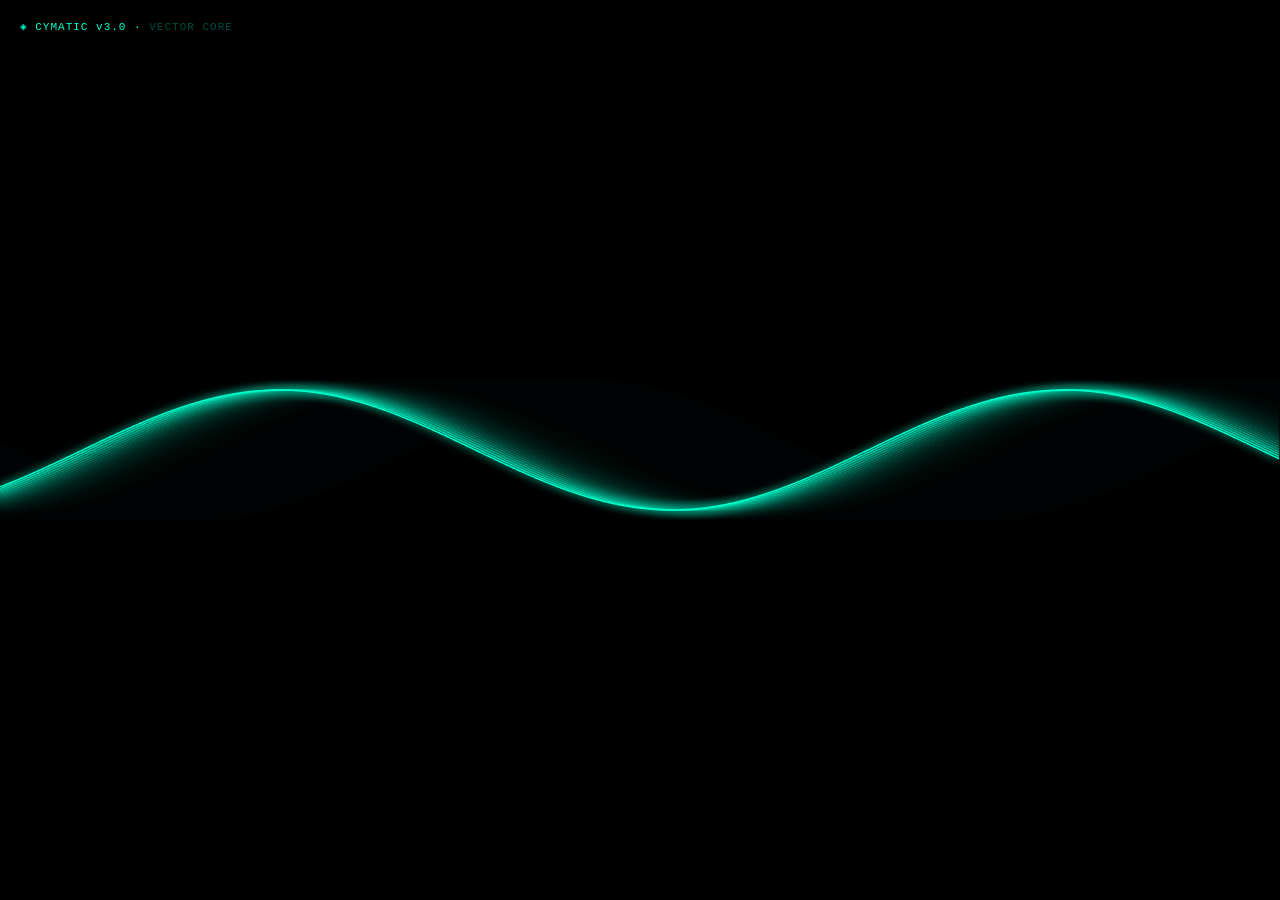
<file: versions/cymatic_v3.0.html>
<!DOCTYPE html>
<html lang="es">
<head>
    <meta charset="UTF-8">
    <meta name="viewport" content="width=device-width, initial-scale=1.0">
    <meta name="folio" content="5204160405358537">
    <meta name="sha" content="a4ff808e">
    <meta name="trace" content="KRONOS-TRACE-PVA-5204160405358537-KRONOS-MT01JAAF">
    <title>CYMATIC STUDIO v3.0 · Cymatic Core</title>
    <style>
        body,
        html {
            margin: 0;
            padding: 0;
            overflow: hidden;
            background: #010206;
            font-family: 'Courier New', monospace;
        }
        canvas {
            position: fixed;
            top: 0;
            left: 0;
            width: 100%;
            height: 100%;
        }
        .hud {
            position: fixed;
            top: 20px;
            left: 20px;
            color: #00ffcc;
            font-size: 11px;
            letter-spacing: 1px;
            z-index: 10;
            pointer-events: none;
            text-shadow: 0 0 10px rgba(0, 255, 204, 0.05);
        }
        .hud span {
            opacity: 0.3;
        }
    </style>
</head>
<body>
    <div class="hud">◈ CYMATIC v3.0 · <span>VECTOR CORE</span></div>
    <canvas id="c"></canvas>
    <script>
        // ============================================================
        // CYMATIC STUDIO v3.0 – Primer motor Canvas 2D
        // Bucle requestAnimationFrame con una onda senoidal pura.
        // ============================================================
        const canvas = document.getElementById('c');
        const ctx = canvas.getContext('2d');
        let w = canvas.width = window.innerWidth;
        let h = canvas.height = window.innerHeight;
        let phase = 0;

        window.addEventListener('resize', () => {
            w = canvas.width = window.innerWidth;
            h = canvas.height = window.innerHeight;
        });

        function draw() {
            // Fondo con rastro (motion blur)
            ctx.fillStyle = 'rgba(1, 2, 6, 0.15)';
            ctx.fillRect(0, 0, w, h);

            phase += 0.04;

            ctx.beginPath();
            ctx.strokeStyle = '#00ffcc';
            ctx.lineWidth = 1.5;
            ctx.shadowColor = '#00ffcc';
            ctx.shadowBlur = 10;

            for (let x = 0; x < w; x++) {
                const y = (h / 2) + Math.sin(x * 0.008 + phase) * 60;
                if (x === 0) ctx.moveTo(x, y);
                else ctx.lineTo(x, y);
            }
            ctx.stroke();
            ctx.shadowBlur = 0;

            requestAnimationFrame(draw);
        }

        draw();

        console.log('🚀 CYMATIC v3.0 · Vector Core activo.');
    </script>
</body>
</html>
</file>
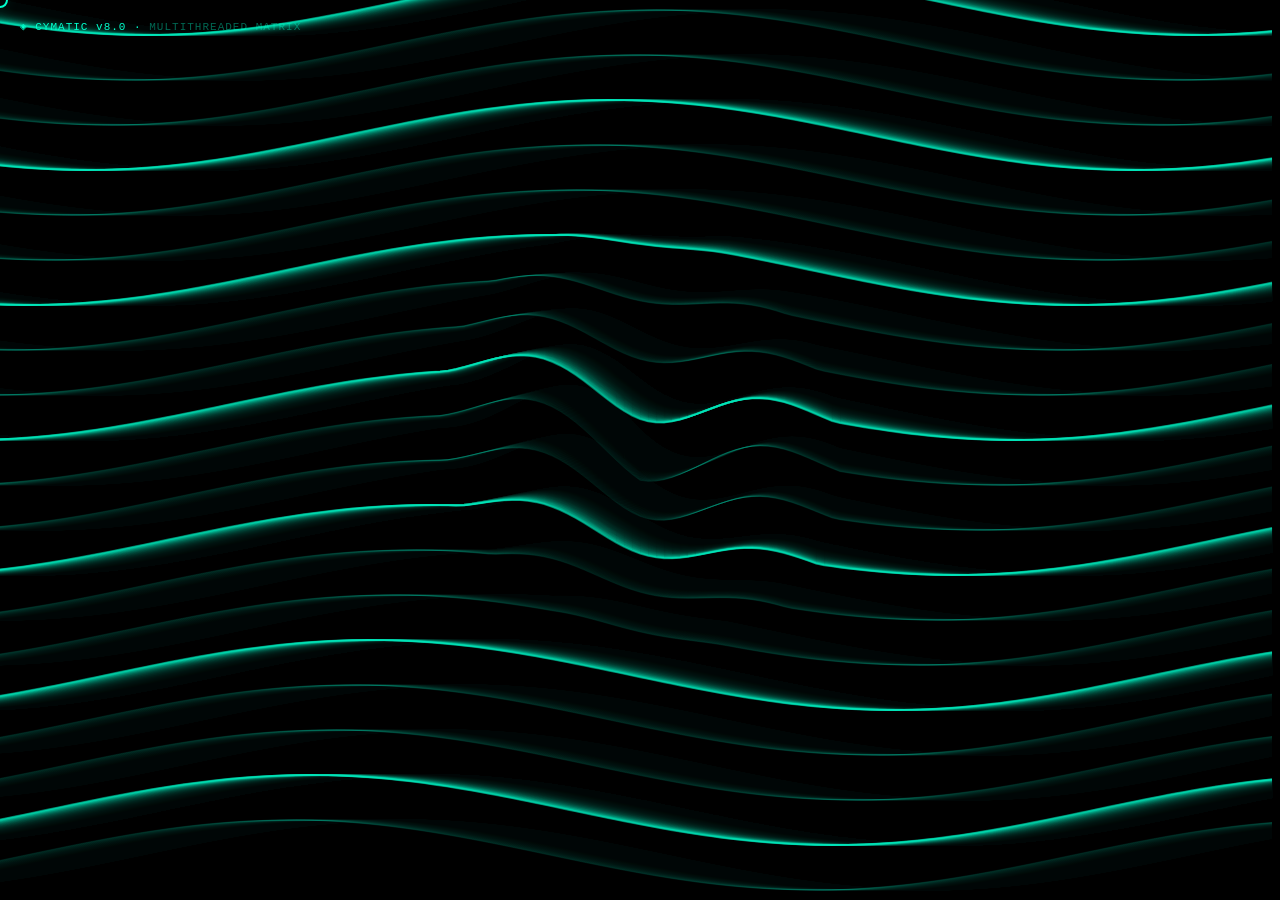
<file: versions/cymatic_v8.0.html>
<!DOCTYPE html>
<html lang="es">
<head>
    <meta charset="UTF-8">
    <meta name="viewport" content="width=device-width, initial-scale=1.0">
    <meta name="folio" content="5204160405358537">
    <meta name="sha" content="a4ff808e">
    <meta name="trace" content="KRONOS-TRACE-PVA-5204160405358537-KRONOS-MT01JAAF">
    <title>CYMATIC STUDIO v8.0 · Quantum Bloom</title>
    <style>
        body,
        html {
            margin: 0;
            padding: 0;
            overflow: hidden;
            background: #010206;
            font-family: 'Courier New', monospace;
            cursor: none;
        }
        canvas {
            position: fixed;
            top: 0;
            left: 0;
            width: 100%;
            height: 100%;
        }
        .hud {
            position: fixed;
            top: 20px;
            left: 20px;
            color: #00ffcc;
            font-size: 11px;
            letter-spacing: 1px;
            z-index: 10;
            pointer-events: none;
            text-shadow: 0 0 10px rgba(0, 255, 204, 0.05);
        }
        .hud span {
            opacity: 0.4;
        }
        .cursor {
            position: fixed;
            width: 12px;
            height: 12px;
            border: 2px solid #00ffcc;
            border-radius: 50%;
            pointer-events: none;
            transform: translate(-50%, -50%);
            z-index: 20;
            box-shadow: 0 0 15px rgba(0, 255, 204, 0.1);
            transition: width 0.15s, height 0.15s, border-color 0.2s;
        }
    </style>
</head>
<body>
    <div class="cursor" id="cursor"></div>
    <div class="hud">◈ CYMATIC v8.0 · <span>MULTITHREADED MATRIX</span></div>
    <canvas id="c"></canvas>
    <script>
        // ============================================================
        // CYMATIC STUDIO v8.0 – Multi‑filamentos e interacción por mouse
        // 15 líneas paralelas que se deforman con la proximidad del cursor.
        // ============================================================
        const canvas = document.getElementById('c');
        const ctx = canvas.getContext('2d');
        let w = canvas.width = window.innerWidth;
        let h = canvas.height = window.innerHeight;

        const cursor = document.getElementById('cursor');
        let mouse = { x: w / 2, y: h / 2 };

        window.addEventListener('mousemove', (e) => {
            mouse.x = e.clientX;
            mouse.y = e.clientY;
            cursor.style.left = e.clientX + 'px';
            cursor.style.top = e.clientY + 'px';
        });

        window.addEventListener('resize', () => {
            w = canvas.width = window.innerWidth;
            h = canvas.height = window.innerHeight;
        });

        let phase = 0;
        const LINES = 20;

        function draw() {
            ctx.fillStyle = 'rgba(1, 2, 6, 0.08)';
            ctx.fillRect(0, 0, w, h);
            phase += 0.012;

            for (let i = 0; i < LINES; i++) {
                ctx.beginPath();
                ctx.strokeStyle = i % 3 === 0 ? 'rgba(0, 255, 204, 0.4)' : 'rgba(0, 255, 204, 0.15)';
                ctx.lineWidth = i % 3 === 0 ? 1.8 : 0.6;

                const baseY = (h / LINES) * i;
                for (let x = 0; x < w; x += 8) {
                    const dx = x - mouse.x;
                    const dy = baseY - mouse.y;
                    const dist = Math.sqrt(dx * dx + dy * dy);
                    const influence = Math.max(0, (200 - dist) / 200);

                    const wave = Math.sin(x * 0.006 + phase + i * 0.12) * 35;
                    const mousePush = Math.sin(x * 0.02 + phase * 1.5) * (50 * influence) * (1 - Math.abs(dy) / h);
                    const y = baseY + wave + mousePush;

                    if (x === 0) ctx.moveTo(x, y);
                    else ctx.lineTo(x, y);
                }
                ctx.stroke();
            }

            requestAnimationFrame(draw);
        }

        draw();
        console.log('🚀 CYMATIC v8.0 · Matriz interactiva activa.');
    </script>
</body>
</html>
</file>
<file: assets/css/global.css>
/* ============================================================
   CYMATIC STUDIO v24 · GLOBAL STYLES
   Variables CSS, reset, tipografías y estilos base.
   ============================================================ */

/* ----- 1. VARIABLES CSS (Sistema de Diseño) ----- */
:root {
    /* Paleta de colores neón (cuántica) */
    --accent-cyan: #00ffcc;
    --accent-magenta: #ff00cc;
    --accent-purple: #9d4edd;
    --accent-gold: #f0a030;
    --accent-red: #ff4d6d;
    --accent-green: #44dd88;

    /* Fondo y texto (tema oscuro por defecto) */
    --bg-primary: #020308;
    --bg-secondary: #0a0d1a;
    --bg-tertiary: #111624;
    --bg-card: rgba(4, 7, 16, 0.75);
    --text-primary: #f0f4f8;
    --text-secondary: #94a3b8;
    --text-tertiary: #475569;
    --text-inverse: #020308;

    /* Fronteras y sombras */
    --border-color: rgba(0, 255, 204, 0.08);
    --border-hover: rgba(0, 255, 204, 0.25);
    --shadow-card: 0 8px 32px rgba(0, 0, 0, 0.8), 0 0 20px rgba(0, 255, 204, 0.02);
    --shadow-glow: 0 0 60px rgba(0, 255, 204, 0.06);
    --shadow-elevated: 0 20px 60px rgba(0, 0, 0, 0.9);

    /* Espaciado (escala 4px) */
    --space-xs: 4px;
    --space-sm: 8px;
    --space-md: 16px;
    --space-lg: 24px;
    --space-xl: 32px;
    --space-2xl: 48px;
    --space-3xl: 64px;
    --space-4xl: 96px;

    /* Radios */
    --radius-sm: 6px;
    --radius-md: 12px;
    --radius-lg: 20px;
    --radius-xl: 28px;
    --radius-full: 9999px;

    /* Tipografía */
    --font-sans: 'Space Grotesk', -apple-system, BlinkMacSystemFont, sans-serif;
    --font-mono: 'JetBrains Mono', 'Courier New', monospace;

    /* Transiciones */
    --transition-fast: 0.15s cubic-bezier(0.16, 1, 0.3, 1);
    --transition-med: 0.3s cubic-bezier(0.16, 1, 0.3, 1);
    --transition-slow: 0.5s cubic-bezier(0.16, 1, 0.3, 1);

    /* Z-index */
    --z-base: 1;
    --z-hud: 2;
    --z-dropdown: 10;
    --z-tooltip: 20;
    --z-modal: 30;
    --z-toast: 40;
    --z-cursor: 9999;
}

/* ----- 2. RESET GLOBAL ----- */
*,
*::before,
*::after {
    margin: 0;
    padding: 0;
    box-sizing: border-box;
    -webkit-font-smoothing: antialiased;
    -moz-osx-font-smoothing: grayscale;
    text-rendering: optimizeLegibility;
}

html,
body {
    width: 100%;
    min-height: 100vh;
    background: var(--bg-primary);
    color: var(--text-primary);
    font-family: var(--font-sans);
    overflow-x: hidden;
}

a {
    text-decoration: none;
    color: inherit;
}

button {
    font-family: inherit;
}

/* ----- 3. TIPOGRAFÍA ----- */
h1,
.h1 {
    font-size: 2.5rem;
    font-weight: 800;
    line-height: 1.1;
    letter-spacing: -0.02em;
}
h2,
.h2 {
    font-size: 2rem;
    font-weight: 700;
    line-height: 1.15;
    letter-spacing: -0.01em;
}
h3,
.h3 {
    font-size: 1.5rem;
    font-weight: 700;
    line-height: 1.2;
}
h4,
.h4 {
    font-size: 1.25rem;
    font-weight: 600;
    line-height: 1.25;
}
h5,
.h5 {
    font-size: 1rem;
    font-weight: 600;
    line-height: 1.3;
}
h6,
.h6 {
    font-size: 0.875rem;
    font-weight: 600;
    line-height: 1.4;
    text-transform: uppercase;
    letter-spacing: 0.05em;
}

/* Utilidades de texto */
.text-xs {
    font-size: 0.6rem;
    line-height: 1.4;
}
.text-sm {
    font-size: 0.75rem;
    line-height: 1.5;
}
.text-base {
    font-size: 0.9rem;
    line-height: 1.6;
}
.text-lg {
    font-size: 1.05rem;
    line-height: 1.6;
}
.text-xl {
    font-size: 1.2rem;
    line-height: 1.6;
}
.text-2xl {
    font-size: 1.5rem;
    line-height: 1.4;
}
.text-3xl {
    font-size: 2rem;
    line-height: 1.2;
}
.text-4xl {
    font-size: 2.5rem;
    line-height: 1.1;
}

.text-mono {
    font-family: var(--font-mono);
}
.text-muted {
    color: var(--text-secondary);
}
.text-dim {
    color: var(--text-tertiary);
}
.text-cyan {
    color: var(--accent-cyan);
}
.text-magenta {
    color: var(--accent-magenta);
}
.text-purple {
    color: var(--accent-purple);
}
.text-gold {
    color: var(--accent-gold);
}
.text-red {
    color: var(--accent-red);
}
.text-green {
    color: var(--accent-green);
}
.text-center {
    text-align: center;
}
.text-right {
    text-align: right;
}
.text-left {
    text-align: left;
}
.text-uppercase {
    text-transform: uppercase;
}
.text-lowercase {
    text-transform: lowercase;
}
.text-capitalize {
    text-transform: capitalize;
}
.text-truncate {
    overflow: hidden;
    text-overflow: ellipsis;
    white-space: nowrap;
}

/* ----- 4. UTILIDADES DE LAYOUT ----- */
.flex {
    display: flex;
}
.flex-col {
    flex-direction: column;
}
.flex-row {
    flex-direction: row;
}
.flex-wrap {
    flex-wrap: wrap;
}
.flex-1 {
    flex: 1;
}
.flex-grow {
    flex-grow: 1;
}
.flex-shrink-0 {
    flex-shrink: 0;
}

.items-center {
    align-items: center;
}
.items-start {
    align-items: flex-start;
}
.items-end {
    align-items: flex-end;
}
.items-stretch {
    align-items: stretch;
}

.justify-center {
    justify-content: center;
}
.justify-start {
    justify-content: flex-start;
}
.justify-end {
    justify-content: flex-end;
}
.justify-between {
    justify-content: space-between;
}
.justify-around {
    justify-content: space-around;
}
.justify-evenly {
    justify-content: space-evenly;
}

.grid {
    display: grid;
}
.grid-cols-1 {
    grid-template-columns: 1fr;
}
.grid-cols-2 {
    grid-template-columns: 1fr 1fr;
}
.grid-cols-3 {
    grid-template-columns: 1fr 1fr 1fr;
}
.grid-cols-4 {
    grid-template-columns: 1fr 1fr 1fr 1fr;
}

.gap-xs {
    gap: var(--space-xs);
}
.gap-sm {
    gap: var(--space-sm);
}
.gap-md {
    gap: var(--space-md);
}
.gap-lg {
    gap: var(--space-lg);
}
.gap-xl {
    gap: var(--space-xl);
}
.gap-2xl {
    gap: var(--space-2xl);
}

.w-full {
    width: 100%;
}
.h-full {
    height: 100%;
}
.min-h-screen {
    min-height: 100vh;
}
.max-w-full {
    max-width: 100%;
}

.relative {
    position: relative;
}
.absolute {
    position: absolute;
}
.fixed {
    position: fixed;
}
.sticky {
    position: sticky;
}

.overflow-hidden {
    overflow: hidden;
}
.overflow-auto {
    overflow: auto;
}
.overflow-y-auto {
    overflow-y: auto;
}
.overflow-x-auto {
    overflow-x: auto;
}

/* ----- 5. SCROLLBAR PERSONALIZADA ----- */
::-webkit-scrollbar {
    width: 4px;
    height: 4px;
}
::-webkit-scrollbar-track {
    background: transparent;
}
::-webkit-scrollbar-thumb {
    background: var(--text-tertiary);
    border-radius: var(--radius-full);
}
::-webkit-scrollbar-thumb:hover {
    background: var(--accent-cyan);
}
* {
    scrollbar-width: thin;
    scrollbar-color: var(--text-tertiary) transparent;
}

/* ----- 6. ACCESIBILIDAD ----- */
:focus-visible {
    outline: 2px solid var(--accent-cyan);
    outline-offset: 2px;
    border-radius: var(--radius-sm);
}

/* ----- 7. TEMA CLARO (prefers-color-scheme) ----- */
@media (prefers-color-scheme: light) {
    :root:not(.theme-dark) {
        --bg-primary: #f0f2f8;
        --bg-secondary: #e2e8f0;
        --bg-tertiary: #cbd5e1;
        --bg-card: rgba(255, 255, 255, 0.85);
        --text-primary: #0f172a;
        --text-secondary: #334155;
        --text-tertiary: #64748b;
        --border-color: rgba(0, 255, 204, 0.15);
        --border-hover: rgba(0, 255, 204, 0.4);
        --shadow-card: 0 8px 32px rgba(0, 0, 0, 0.08);
        --shadow-glow: 0 0 40px rgba(0, 255, 204, 0.08);
        --shadow-elevated: 0 20px 60px rgba(0, 0, 0, 0.12);
    }
}

/* ----- 8. ALTO CONTRASTE (accesibilidad) ----- */
body.high-contrast {
    --bg-primary: #000000;
    --bg-secondary: #000000;
    --bg-tertiary: #000000;
    --bg-card: #000000;
    --text-primary: #ffffff;
    --text-secondary: #ffffff;
    --text-tertiary: #ffffff;
    --border-color: #ffffff;
    --border-hover: #ffffff;
    --shadow-card: none;
    --shadow-glow: none;
    --shadow-elevated: none;
    --accent-cyan: #00ffff;
    --accent-magenta: #ff00ff;
    --accent-purple: #bb88ff;
    --accent-gold: #ffcc00;
    --accent-red: #ff6666;
    --accent-green: #66ff88;
}
</file>
